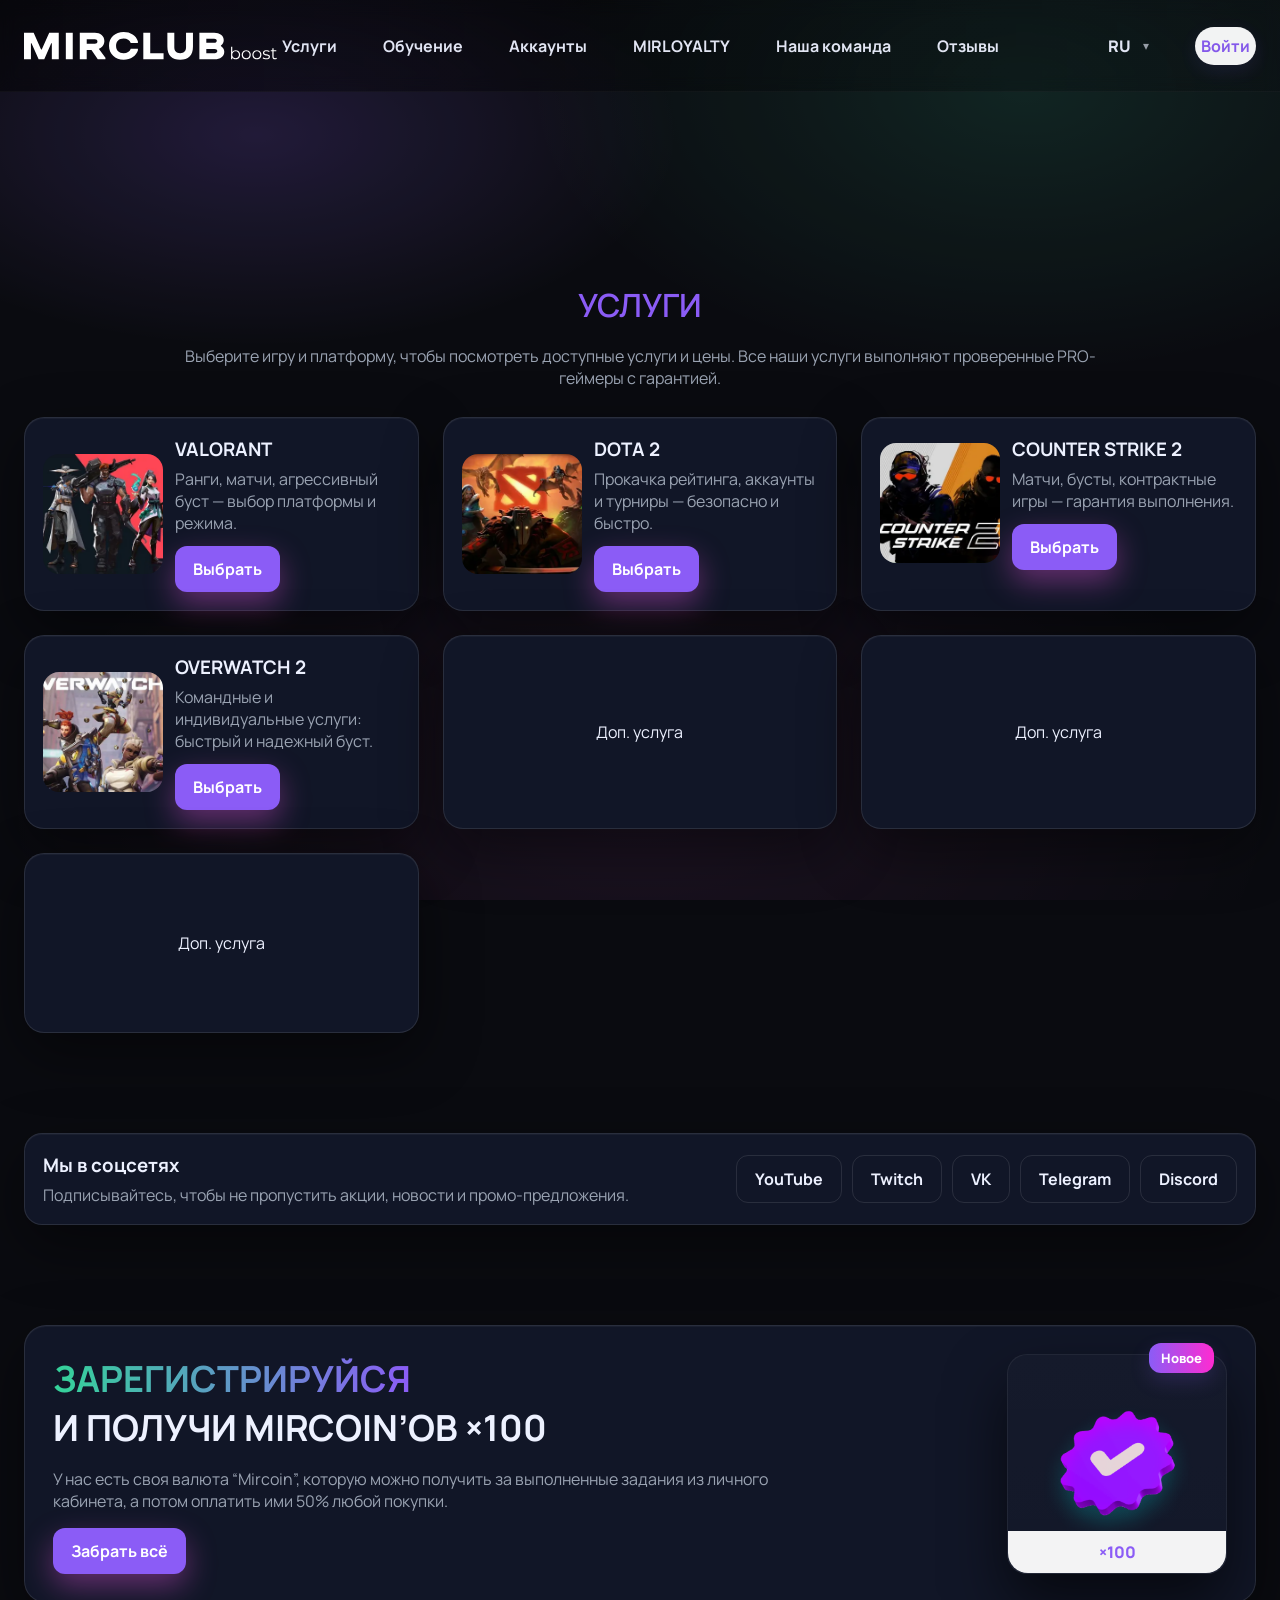
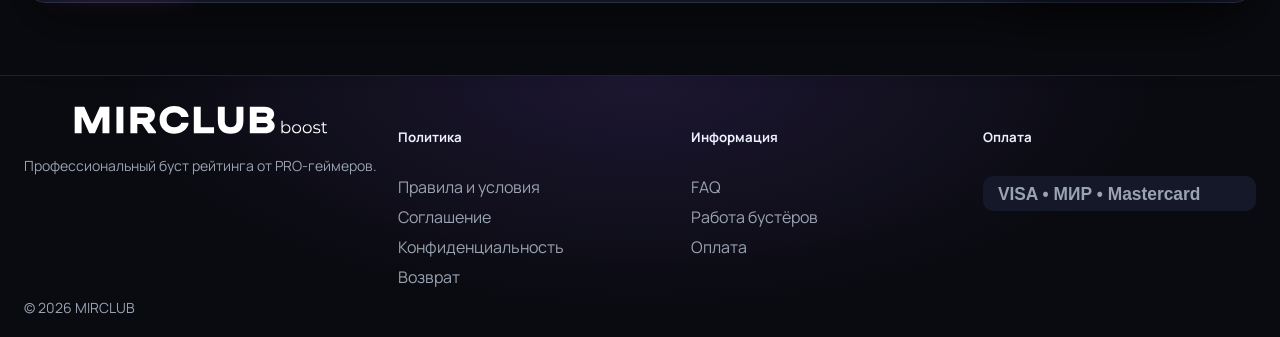
<file: services.html>
<!doctype html>
<html lang="ru">
<head>
  <meta charset="utf-8" />
  <meta name="viewport" content="width=device-width, initial-scale=1" />
  <title>Услуги — MIRCLUB</title>
  <link rel="icon" href="./assets/favicon.png" />
  <link href="https://fonts.googleapis.com/css2?family=Manrope:wght@400;600;700;800&display=swap" rel="stylesheet">
  <link rel="stylesheet" href="./styles.css" />
  <link rel="stylesheet" href="./anim.css" />
  <script>
  (function () {
    var t = localStorage.getItem('theme3') || 'default';
    document.documentElement.setAttribute('data-theme', t);
  })();
  </script>
</head>
<body class="page" data-theme="default">
  <div class="bg fx-1"></div><div class="bg fx-2"></div><div class="bg fx-3"></div>
  <header class="header container header--glass">
    <a class="brand" href="./index.html"><img src="./assets/logo.svg" alt="MIRCLUB" loading="lazy" decoding="async" /></a>
    <nav class="nav">
      <a href="./services.html" aria-current="page">Услуги</a>
      <a href="./pages/training.html">Обучение</a>
      <a href="./pages/accounts.html">Аккаунты</a>
      <a href="./pages/mirloyalty.html">MIRLOYALTY</a>
      <a href="./pages/team.html">Наша команда</a>
      <a href="./index.html#reviews">Отзывы</a>
      <div class="lang" aria-hidden="true">RU <span class="caret">▾</span></div>
      <a class="btn btn--ghost" href="#">Войти</a>
    </nav>
    <button class="burger" id="burger" aria-label="Меню"><span></span><span></span><span></span></button>
  </header>

  <main class="container" style="padding-top:var(--header-height);">
    <section class="services" style="padding-top:32px;padding-bottom:40px;">
      <h2 class="title center">УСЛУГИ</h2>
      <p class="muted center" style="max-width:920px;margin:8px auto 28px;">Выберите игру и платформу, чтобы посмотреть доступные услуги и цены. Все наши услуги выполняют проверенные PRO-геймеры с гарантией.</p>

      <div class="services-grid" style="display:grid;grid-template-columns:repeat(3,1fr);gap:24px;">
        <!-- Card 1 -->
        <div class="glass" style="padding:18px;border-radius:20px;">
          <div style="display:flex;align-items:center;gap:12px;">
            <img src="./assets/avatars/valorant.png" alt="Valorant" style="width:120px;height:120px;object-fit:cover;border-radius:16px;" />
            <div>
              <h3 style="margin:0 0 6px;">VALORANT</h3>
              <p class="muted" style="margin:0 0 12px;">Ранги, матчи, агрессивный буст — выбор платформы и режима.</p>
              <a class="btn" href="./games/valorant.html">Выбрать</a>
            </div>
          </div>
          <!-- social tags removed from card; socials shown in dedicated block below -->
        </div>

        <!-- Card 2 -->
        <div class="glass" style="padding:18px;border-radius:20px;">
          <div style="display:flex;align-items:center;gap:12px;">
            <img src="./assets/avatars/dota2.png" alt="Dota 2" style="width:120px;height:120px;object-fit:cover;border-radius:16px;" />
            <div>
              <h3 style="margin:0 0 6px;">DOTA 2</h3>
              <p class="muted" style="margin:0 0 12px;">Прокачка рейтинга, аккаунты и турниры — безопасно и быстро.</p>
              <a class="btn" href="./games/dota2.html#ranks">Выбрать</a>
            </div>
          </div>
          <!-- social tags removed from card; socials shown in dedicated block below -->
        </div>

        <!-- Card 3 -->
        <div class="glass" style="padding:18px;border-radius:20px;">
          <div style="display:flex;align-items:center;gap:12px;">
            <img src="./assets/avatars/cs2.png" alt="CS2" style="width:120px;height:120px;object-fit:cover;border-radius:16px;" />
            <div>
              <h3 style="margin:0 0 6px;">COUNTER STRIKE 2</h3>
              <p class="muted" style="margin:0 0 12px;">Матчи, бусты, контрактные игры — гарантия выполнения.</p>
              <a class="btn" href="./games/cs2.html">Выбрать</a>
            </div>
          </div>
          <!-- social tags removed from card; socials shown in dedicated block below -->
        </div>

        <!-- Card 4 -->
        <div class="glass" style="padding:18px;border-radius:20px;">
          <div style="display:flex;align-items:center;gap:12px;">
            <img src="./assets/avatars/overwatch2.png" alt="Overwatch 2" style="width:120px;height:120px;object-fit:cover;border-radius:16px;" />
            <div>
              <h3 style="margin:0 0 6px;">OVERWATCH 2</h3>
              <p class="muted" style="margin:0 0 12px;">Командные и индивидуальные услуги: быстрый и надежный буст.</p>
              <a class="btn" href="./games/overwatch2.html">Выбрать</a>
            </div>
          </div>
          <!-- social tags removed from card; socials shown in dedicated block below -->
        </div>

        <!-- Add additional placeholders to match layout density -->
        <div class="glass" style="padding:18px;border-radius:20px;display:flex;align-items:center;justify-content:center;min-height:180px;">Доп. услуга</div>
        <div class="glass" style="padding:18px;border-radius:20px;display:flex;align-items:center;justify-content:center;min-height:180px;">Доп. услуга</div>
        <div class="glass" style="padding:18px;border-radius:20px;display:flex;align-items:center;justify-content:center;min-height:180px;">Доп. услуга</div>
      </div>

    </section>

    <!-- Social networks block: moved out from under individual game cards -->
    <section class="socials container" style="padding:28px 0;">
      <div class="glass" style="display:flex;align-items:center;justify-content:space-between;gap:12px;padding:18px;border-radius:18px;flex-wrap:wrap;">
        <div style="min-width:240px;">
          <h3 style="margin:0 0 6px;">Мы в соцсетях</h3>
          <p class="muted" style="margin:0;">Подписывайтесь, чтобы не пропустить акции, новости и промо‑предложения.</p>
        </div>
        <div style="display:flex;gap:10px;flex-wrap:wrap;justify-content:flex-end;">
          <a class="btn btn--ghost" href="#">YouTube</a>
          <a class="btn btn--ghost" href="#">Twitch</a>
          <a class="btn btn--ghost" href="#">VK</a>
          <a class="btn btn--ghost" href="#">Telegram</a>
          <a class="btn btn--ghost" href="#">Discord</a>
        </div>
      </div>
    </section>

    <section class="promo container">
      <div class="promo__inner glass">
        <div class="promo__content">
          <h3><span class="accent">ЗАРЕГИСТРИРУЙСЯ</span><br>И ПОЛУЧИ MIRCOIN’ОВ ×100</h3>
          <p class="muted">У нас есть своя валюта “Mircoin”, которую можно получить за выполненные задания из личного кабинета, а потом оплатить ими 50% любой покупки.</p>
          <a class="btn ripple" href="./pages/contacts.html">Забрать всё</a>
        </div>
        <div class="promo__card">
          <div class="promo__badge">Новое</div>
          <img class="promo__img" src="./cabinet/morflax-studio (2) 1.png" alt="morflax" />
          <div class="promo__caption">×100</div>
        </div>
      </div>
    </section>

  </main>

  <footer class="footer">
    <div class="container footer__inner">
      <div class="fcol">
        <img src="./assets/logo.svg" class="f-logo" alt="MIRCLUB" />
        <p class="muted small">Профессиональный буст рейтинга от PRO-геймеров.</p>
      </div>
      <div class="fcol"><h5>Политика</h5><a href="#">Правила и условия</a><a href="#">Соглашение</a><a href="#">Конфиденциальность</a><a href="#">Возврат</a></div>
      <div class="fcol"><h5>Информация</h5><a href="#">FAQ</a><a href="#">Работа бустёров</a><a href="#">Оплата</a></div>
      <div class="fcol"><h5>Оплата</h5><img src="./assets/payments.svg" alt="Payments"/></div>
    </div>
    <div class="container copy">© <span id="year"></span> MIRCLUB</div>
  </footer>

<script src="./app.js"></script>
</body>
</html>
</file>
<file: styles.css>
/* ===== Обычная (по умолчанию) ===== */
:root{
  --bg: #0a0b10;
  --surface: #111627;          /* фон карточек/панелей */
  --surface-weak: #0c1220;     /* фон для ленты/контролов */
  --ink: #edf1ff;
  --muted: #9aa3b2;
  --accent1: #8b5cf6;
  --accent2: #34d399;
  --btn-bg: var(--accent1);
  --btn-text: #ffffff;
  --border: rgba(255,255,255,.10);
  --control-active: rgba(255,255,255,.16);  /* активная вкладка тумблера/стрелки */
  --edge: 24px;                 /* внутренние поля контейнеров */
}

/* ===== Светлая ===== */
[data-theme="light"]{
  --bg:#f7f8ff;
  --surface:#ffffff;
  --surface-weak:#eef1ff;
  --ink:#0a0c16;
  --muted:#555c6e;
  --accent1:#6d28d9;
  --accent2:#10b981;
  --btn-bg: var(--accent1);
  --btn-text:#ffffff;
  --border: rgba(0,0,0,.12);
  --control-active: rgba(0,0,0,.08);
}

/* ===== Тёмная (реально чёрная) ===== */
[data-theme="dark"]{
  --bg:#000000;                /* ЧЁРНЫЙ фон страницы */
  --surface:#0b0b0d;           /* карточки/панели почти чёрные */
  --surface-weak:#0f0f11;      /* слабые поверхности/лента */
  --ink:#e8ecff;
  --muted:#8a94a6;
  --accent1:#7c3aed;
  --accent2:#22d3ee;
  --btn-bg: var(--accent1);
  --btn-text:#ffffff;
  --border: rgba(255,255,255,.10);
  --control-active: rgba(255,255,255,.16);
}

/* немного поджать тени/бордеры в тёмной */
body[data-theme="dark"] .card,
body[data-theme="dark"] .glass{
  background: rgba(8,12,24,.88);
  border-color: rgba(255,255,255,.06);
}

/* тумблер в темной: активная вкладка заметнее */
body[data-theme="dark"] .theme-toggle{
  background: rgba(255,255,255,.05);
  border-color: rgba(255,255,255,.12);
}
body[data-theme="dark"] .theme-toggle button.active{
  background: rgba(255,255,255,.18);
}




*{box-sizing:border-box}html,body{height:100%}body{margin:0;font-family:Manrope,system-ui,-apple-system,Segoe UI,Roboto,sans-serif;color:var(--ink);overflow-x:hidden}
.container{max-width:1720px;margin:0 auto;padding:0 var(--edge)}.muted{color:var(--muted)}.center{text-align:center}.small{font-size:14px}
.bg{position:fixed;inset:0;pointer-events:none;z-index:-1;mix-blend-mode:screen;opacity:.5}.fx-1{background:radial-gradient(600px 300px at 20% 15%,rgba(139,92,246,.35),transparent 70%)}.fx-2{background:radial-gradient(700px 400px at 80% 10%,rgba(52,211,153,.25),transparent 70%)}.fx-3{background:radial-gradient(900px 500px at 50% 90%,rgba(255,92,243,.15),transparent 70%)}
.glass{background:var(--glass);border:1px solid rgba(255,255,255,.06);border-radius:22px;box-shadow:0 20px 60px rgba(0,0,0,.45),inset 0 1px 0 rgba(255,255,255,.04);backdrop-filter:blur(8px)}
.btn{display:inline-flex;align-items:center;justify-content:center;gap:8px;padding:12px 18px;border-radius:12px;text-decoration:none;font-weight:800;color:var(--btn-ink);background:linear-gradient(135deg,var(--btn),#7c3aed);box-shadow:0 12px 30px rgba(255,92,243,.35);border:0;cursor:pointer}
.btn--sm{padding:10px 14px}.btn--lg{padding:14px 22px;font-size:18px}.btn--ghost{background:transparent;border:1px solid rgba(255,255,255,.18);color:var(--ink);box-shadow:none}
.header{display:flex;align-items:center;justify-content:space-between;padding:18px 0;background:linear-gradient(180deg,var(--bg),transparent);z-index:5}
.header--glass{background:linear-gradient(90deg,rgba(0,0,0,.45),rgba(10,10,15,.25));backdrop-filter:blur(8px);border-bottom:1px solid rgba(255,255,255,.03)}
.brand{display:flex;align-items:center;gap:10px;text-decoration:none;color:var(--ink);font-weight:800;font-size:18px}
.brand img{height:28px}.brand .boost{opacity:.8}


.nav{display:flex;gap:18px;align-items:center}.nav a{color:var(--ink);text-decoration:none;opacity:.85}.nav a:hover{opacity:1}
.burger{display:none;background:transparent;border:0;padding:8px}.burger span{display:block;width:24px;height:2px;background:#fff;margin:5px 0;border-radius:2px}
.mnav{display:none;position:fixed;inset:64px 16px auto 16px;padding:16px;gap:10px;flex-direction:column;z-index:50}.mnav.open{display:flex}

.hero{display:grid;grid-template-columns:1.1fr .9fr;gap:24px;align-items:center;padding:40px 0 16px}
.hero--large{padding-top:56px;padding-bottom:24px}
.hero h1{font-size:52px;line-height:1.05;margin:0 0 14px;font-weight:800;letter-spacing:.3px}
.hero__right{display:flex;align-items:center;justify-content:center}
.hero__img{max-width:100%;height:auto;filter:drop-shadow(0 30px 80px rgba(141,92,246,.35));transform:translateX(6%);max-height:520px}
.accent{background:linear-gradient(90deg,var(--accent2),var(--accent1));-webkit-background-clip:text;background-clip:text;color:transparent}
.hero__cta{display:flex;gap:12px;margin:14px 0 8px}
.hero__right{text-align:center}.hero__img{max-width:100%;height:auto;filter:drop-shadow(0 30px 80px rgba(141,92,246,.35))}

/* Banner ticker */
.banner-ticker{position:relative;overflow:hidden;height:140px;border-top:1px solid rgba(255,255,255,.08);border-bottom:1px solid rgba(255,255,255,.08);background:rgba(255,255,255,.02);-webkit-mask-image:linear-gradient(90deg,transparent 0%,#000 8%,#000 92%,transparent 100%);mask-image:linear-gradient(90deg,transparent 0%,#000 8%,#000 92%,transparent 100%)}
.ticker-track{display:flex;align-items:center;gap:22px;height:100%;padding:18px 0;animation:banner-scroll 28s linear infinite}
.banner-ticker:hover .ticker-track{animation-play-state:paused}
.tile{flex:0 0 auto;display:flex;align-items:center;gap:14px;height:100px;min-width:320px;padding:0 18px;border-radius:20px;background:var(--surface);border:1px solid rgba(255,255,255,.04);text-decoration:none;color:#fff;box-shadow:0 8px 24px rgba(0,0,0,.4);transition:transform .25s ease, box-shadow .25s ease, border-color .25s ease}
.tile:hover{transform:translateY(-3px);border-color:rgba(255,255,255,.12);box-shadow:0 22px 40px rgba(139,92,246,.18)}
.tile img{height:28px;opacity:.95;filter:grayscale(.05) contrast(1.05)}
.tile span{font-weight:800;white-space:nowrap;opacity:.95}
@keyframes banner-scroll{from{transform:translateX(0)}to{transform:translateX(-50%)}}
.btn {
  background: var(--btn-bg);
  color: var(--btn-text);
  border: none;
  border-radius: 12px;
  padding: 12px 18px;
  font-weight: 700;
  cursor: pointer;
  text-decoration: none;
  transition: background .3s, color .3s, transform .2s;
}
.btn:hover {
  transform: translateY(-2px);
  background: linear-gradient(135deg, var(--accent1), var(--accent2));
}

/* Slider */
.services{padding:60px 0}.slider{position:relative;display:flex;align-items:center;overflow:hidden}
.track{display:grid;grid-auto-flow:column;grid-auto-columns:calc((100% - 24px)/3);gap:12px;overflow:hidden;scroll-behavior:smooth;width:100%;scroll-padding-left:0}
.card{border:1px solid rgba(255,255,255,.08);border-radius:18px;overflow:hidden;background:#0f1220;text-decoration:none;color:var(--ink)}
.card img{width:100%;height:220px;object-fit:cover}.card__body{display:flex;align-items:center;justify-content:space-between;padding:12px 14px}
.s-btn{background:transparent;border:1px solid rgba(255,255,255,.18);width:42px;height:42px;border-radius:12px;color:#fff;font-size:22px;cursor:pointer;position:absolute;top:50%;transform:translateY(-50%);z-index:2}
.slider #prev{left:8px}
.slider #next{right:8px}
.track{scrollbar-width:none}
.track::-webkit-scrollbar{display:none}

/* Promo */
.services{padding:72px 0 36px}
.services .title{margin-bottom:18px}
.services .slider{padding-bottom:6px}
.promo{padding:48px 0 80px;margin-top:28px}

/* ====== Unified vertical spacing for main page blocks ====== */
:root{
  --section-vertical:72px; /* default spacing between sections */
}

/* Apply consistent vertical padding to the main content sections */
.hero,
.banner-ticker,
.why-mirclub,
.services,
.promo,
.reviews{
  padding-top: var(--section-vertical) !important;
  padding-bottom: var(--section-vertical) !important;
}

/* Small adjustments inside services so the slider doesn't touch the edges */
.services .slider{padding-top:8px;padding-bottom:8px}

/* Responsive: reduce spacing on smaller viewports */
@media (max-width:1024px){
  :root{ --section-vertical:48px }
}
@media (max-width:640px){
  :root{ --section-vertical:28px }
}
.promo__inner{display:flex;align-items:center;justify-content:space-between;gap:18px;padding:28px;border-radius:22px}
.promo__content{max-width:980px}
.promo__content h3{font-size:36px;margin:0 0 10px}
.promo__content .muted{max-width:720px}
.promo__card{position:relative;width:220px;height:220px;border-radius:20px;display:flex;align-items:center;justify-content:center;background:linear-gradient(180deg,rgba(255,255,255,.02),rgba(255,255,255,.01));border:1px solid rgba(255,255,255,.06);box-shadow:0 30px 60px rgba(0,0,0,.6)}
.promo__badge{position:absolute;top:-12px;right:12px;background:linear-gradient(90deg,var(--accent1),#ff2bd1);color:#fff;padding:6px 12px;border-radius:12px;font-weight:800;font-size:13px;box-shadow:0 8px 20px rgba(139,92,246,.18)}
.promo__img{width:160px;height:160px;object-fit:contain}
.promo__caption{position:absolute;bottom:0;left:0;right:0;text-align:center;background:rgba(255,255,255,.95);color:var(--accent1);font-weight:900;padding:10px 0;border-bottom-left-radius:20px;border-bottom-right-radius:20px}

/* ===== Header & Hero tweaks to match the screenshot ===== */
/* Center the main nav, keep brand pinned left and make the login button a white pill */
.header{
  /* center content so nav sits in the middle */
  display:flex;align-items:center;justify-content:center;padding:22px 0;height:var(--header-height);z-index:6
}
.header .brand{position:absolute;left:var(--edge);z-index:8;top:50%;transform:translateY(-50%);}
.header .nav{display:flex;gap:34px;align-items:center}
.header .nav a{font-weight:700;padding:8px 6px;opacity:.95}
.header .btn--ghost{
  /* white pill like on the reference */
  background:#ffffff;color:var(--accent1);border:0;padding:8px 18px;border-radius:28px;box-shadow:0 6px 20px rgba(139,92,246,.12);font-weight:800;
  position:absolute;right:var(--edge);top:50%;transform:translateY(-50%);z-index:9;
}
.header--glass{background:linear-gradient(90deg,rgba(0,0,0,.45),rgba(10,10,15,.25));backdrop-filter:blur(8px);border-bottom:1px solid rgba(255,255,255,.03)}

/* Make hero artwork larger, allow it to overflow to the right so the character isn't clipped */
.hero{display:grid;grid-template-columns:1fr 1.2fr;gap:24px;align-items:end;padding-top:80px;padding-bottom:8px;overflow:visible}
.hero--large{padding-top:64px}
.hero__right{overflow:visible;position:relative}
.hero__img{
  /* allow the image to grow beyond the container and push visually to the right */
  max-width:none;max-height:calc(100vh - 140px);height:auto;width:auto;transform:translateX(12%) scale(1.15);filter:drop-shadow(0 40px 100px rgba(141,92,246,.38));object-fit:contain
}

/* Responsive fallbacks: smaller screens keep the previous safe sizes and layout */
@media (max-width:1024px){
  .header{justify-content:space-between;height:auto;padding:18px 0}
  .header .brand{position:relative;left:auto}
  .header .nav{gap:18px}
  .header .btn--ghost{padding:8px 14px;border-radius:20px;background:transparent;color:var(--ink);border:1px solid var(--border);box-shadow:none}
  .hero{grid-template-columns:1fr;align-items:center;padding-top:40px}
  .hero__img{transform:none;scale:1;max-height:520px}
}
@media (max-width:640px){
  .hero h1{font-size:34px}
  .hero__img{max-height:380px}
}

/* Footer */
.footer{border-top:1px solid rgba(255,255,255,.08);padding:30px 0 20px;background:radial-gradient(900px 400px at 50% 0%,rgba(139,92,246,.15),transparent 60%)}
.footer__inner{display:grid;grid-template-columns:1.3fr 1fr 1fr 1fr;gap:24px}.f-logo{height:28px}.fcol{display:flex;flex-direction:column;gap:8px}.fcol a{color:var(--muted);text-decoration:none}.fcol a:hover{color:#fff}.copy{color:var(--muted);font-size:14px;margin-top:10px}

/* Responsive */
@media (max-width:1024px){.hero{grid-template-columns:1fr}.track{grid-auto-columns:calc(50% - 6px)}.footer__inner{grid-template-columns:1fr 1fr}.nav{display:none}.burger{display:block}.banner-ticker{height:120px}.tile{min-width:270px;height:88px}}
@media (max-width:640px){.hero h1{font-size:34px}.track{grid-auto-columns:100%}.footer__inner{grid-template-columns:1fr}.banner-ticker{height:110px}.tile{min-width:240px;height:82px}}

@media (max-width:1024px){
  .services{padding:48px 0 28px}
  .promo{padding:36px 0 48px;margin-top:18px}
}
@media (max-width:640px){
  .services{padding:36px 0 18px}
  .promo{padding:28px 0 36px;margin-top:12px}
}

/* Фон/текст страницы */
body{ background: var(--bg); color: var(--ink); }

/* УБИРАЕМ свечения/градиенты в тёмной теме */
body[data-theme="dark"] .bg{ opacity:0 !important; }   /* fx-градиенты гасим */
body[data-theme="dark"] .header{ background:#000 !important; }

/* Карточки, панели, стекло */
.glass, .card{
  background: var(--surface);
  border: 1px solid var(--border);
}

/* Кнопки — одинаковый цвет в любой теме */
.btn{
  background: var(--btn-bg);
  color: var(--btn-text);
  border: 0;
  border-radius: 12px;
  padding: 12px 18px;
  font-weight: 700;
  text-decoration: none;
  transition: background .25s, color .25s, transform .2s, border-color .25s;
}
.btn:hover{ transform: translateY(-2px); background: linear-gradient(135deg, var(--accent1), var(--accent2)); }
.btn--ghost{ background: transparent; color: var(--ink); border: 1px solid var(--border); }

/* Тумблер тем */
.theme-toggle{
  display:inline-flex; gap:0; border-radius:999px; overflow:hidden;
  background: var(--surface-weak);
  border: 1px solid var(--border);
}
.theme-toggle button{
  background: transparent; border: 0; padding: 8px 12px;
  color: var(--ink); font-weight: 700; cursor: pointer; opacity: .85;
}
.theme-toggle button.active{ background: var(--control-active); opacity: 1; }

/* Слайдер/карусель */
.slider{ display:flex; align-items:center; gap:12px }
.track{ display:grid; grid-auto-flow:column; grid-auto-columns:calc(33.333% - 8px); gap:12px; overflow:hidden; scroll-behavior:smooth }
.card{ border-radius:18px; overflow:hidden; background: var(--surface); border:1px solid var(--border) }
.card img{ width:100%; height:220px; object-fit:cover }
.card__body{ display:flex; align-items:center; justify-content:space-between; padding:12px 14px }

.s-btn{
  background: var(--surface-weak);
  border: 1px solid var(--border);
  width: 42px; height: 42px; border-radius: 12px;
  color: var(--ink); font-size: 22px; cursor: pointer;
}
.s-btn:hover{ background: var(--control-active); }

/* Баннер-лента */
.banner-ticker{
  background: var(--surface-weak);
  border-top: 1px solid var(--border);
  border-bottom: 1px solid var(--border);
}
.tile{
  background: var(--surface);
  border: 1px solid var(--border);
  color: var(--ink);
}
.tile:hover{ background: var(--control-active); }

.glass, .card {
  background: var(--surface);
  border: 1px solid var(--border);
  transition: background .3s, border-color .3s, color .3s;
}

.muted {
  color: var(--muted);
}

* {
  transition: background-color .3s, color .3s, border-color .3s;
}
/* ==== ТЕМЫ ========================================================= */

/* Обычная (по умолчанию) */
:root{
  --bg:#0a0b10;
  --surface:#111627;          /* панели/карточки */
  --surface-weak:#0c1220;     /* лента/контролы */
  --ink:#edf1ff;
  --muted:#9aa3b2;
  --accent1:#8b5cf6;
  --accent2:#34d399;
  --btn-bg:var(--accent1);
  --btn-text:#ffffff;
  --border:rgba(255,255,255,.10);
  --control-active:rgba(255,255,255,.16);
}

/* Светлая */
[data-theme="light"]{
  --bg:#f7f8ff;
  --surface:#ffffff;
  --surface-weak:#eef1ff;
  --ink:#0a0c16;
  --muted:#555c6e;
  --accent1:#6d28d9;
  --accent2:#10b981;
  --btn-bg:var(--accent1);
  --btn-text:#ffffff;
  --border:rgba(0,0,0,.12);
  --control-active:#e3e8ff; /* мягкая активная вкладка */
}

/* Тёмная (полностью чёрная) */
[data-theme="dark"]{
  --bg:#000000;
  --surface:#0b0b0d;
  --surface-weak:#0f0f11;
  --ink:#e8ecff;
  --muted:#8a94a6;
  --accent1:#7c3aed;
  --accent2:#22d3ee;
  --btn-bg:var(--accent1);
  --btn-text:#ffffff;
  --border:rgba(255,255,255,.10);
  --control-active:rgba(255,255,255,.16);
}

/* ==== БАЗА ========================================================= */

*{box-sizing:border-box; transition:background-color .3s,color .3s,border-color .3s}
html,body{height:100%}
body{margin:0; background:var(--bg); color:var(--ink); font-family:Manrope,system-ui,-apple-system,Segoe UI,Roboto,sans-serif; overflow-x:hidden}

.container{max-width:1400px;margin:0 auto;padding:0 24px}
.muted{color:var(--muted)}
.center{text-align:center}
.small{font-size:14px}

/* ======================================================================================
   Fixed header: ensure header stays visible on scroll and doesn't get covered by content
   - sets a consistent header height and top fix
   - adds body padding so page content doesn't hide under the fixed header
   - adjusts mobile insets for the mobile nav (.mnav)
====================================================================================== */

:root{ --header-height: 92px; }

.header{
  position: fixed !important;
  top: 0 !important; left: 0 !important; right: 0 !important;
  width: 100% !important;
  height: var(--header-height) !important;
  display: flex !important; align-items: center !important; justify-content: center !important;
  z-index: 9999 !important;
  background: linear-gradient(90deg, rgba(0,0,0,.45), rgba(10,10,15,.25)) !important;
  backdrop-filter: blur(8px) !important;
  border-bottom: 1px solid rgba(255,255,255,.03) !important;
}

/* When header has the .container class in the HTML it inherits the container's max-width/padding
   which prevents a full-bleed fixed header. Make the header full-width while keeping inner
   spacing via the existing --edge variable. */
.header.container{
  max-width: 100% !important;
  margin: 0 !important;
  padding: 0 !important;
  left: 0 !important;
  right: 0 !important;
}

.header .nav{
  /* ensure nav stays centered in the viewport */
  margin: 0 auto;
}

/* language selector near right side of header */
.lang{
  display:inline-flex;align-items:center;gap:6px;padding:8px 10px;border-radius:14px;background:transparent;color:var(--ink);font-weight:800;opacity:.95;border:1px solid transparent
}
.lang .caret{opacity:.65;margin-left:6px;font-size:12px}
.header .lang{position:absolute;right:120px;top:50%;transform:translateY(-50%);z-index:10011}

/* make sure brand and call-to-action stay positioned relative to the fixed header */
.header .brand{ position:absolute; left:var(--edge); top:50%; transform:translateY(-50%); z-index:10010; }
.header .btn--ghost{ position:absolute; right:var(--edge); top:50%; transform:translateY(-50%); z-index:10010; }

/* push page content down so it doesn't sit under the fixed header */
body{ padding-top: calc(var(--header-height)); }

/* mobile adjustments: smaller header padding on narrow screens */
@media (max-width:1024px){
  :root{ --header-height: 72px; }
  body{ padding-top: var(--header-height); }
  .mnav{ inset: var(--header-height) 16px auto 16px; }
}
@media (max-width:640px){
  :root{ --header-height: 64px; }
  body{ padding-top: var(--header-height); }
  .mnav{ inset: var(--header-height) 12px auto 12px; }
}


/* декоративные fx-градиенты (для обычной/светлой) */
.bg{position:fixed;inset:0;pointer-events:none;z-index:-1;mix-blend-mode:screen;opacity:.5}
.fx-1{background:radial-gradient(600px 300px at 20% 15%,rgba(139,92,246,.35),transparent 70%)}
.fx-2{background:radial-gradient(700px 400px at 80% 10%,rgba(52,211,153,.25),transparent 70%)}
.fx-3{background:radial-gradient(900px 500px at 50% 90%,rgba(255,92,243,.15),transparent 70%)}
/* в тёмной — выключаем */
[data-theme="dark"] .bg{display:none!important}

/* ==== ШАПКА ======================================================== */

.header{display:flex;align-items:center;justify-content:space-between;padding:18px 0;background:linear-gradient(180deg,var(--bg),transparent);}
[data-theme="dark"] .header{background:#000!important}

.brand{display:flex;align-items:center;gap:10px;text-decoration:none;color:var(--ink);font-weight:800;font-size:18px}
.brand img{height:28px}
.brand .boost{opacity:.8}

.nav{display:flex;gap:18px;align-items:center}
.nav a{color:var(--ink);text-decoration:none;opacity:.85}
.nav a:hover{opacity:1}

.burger{display:none;background:transparent;border:0;padding:8px}
.burger span{display:block;width:24px;height:2px;background:#fff;margin:5px 0;border-radius:2px}

.mnav{display:none;position:fixed;inset:64px 16px auto 16px;padding:16px;gap:10px;flex-direction:column;z-index:50}
.mnav.open{display:flex}
.mt8{margin-top:8px}

/* Тумблер тем */
.theme-toggle{
  display:inline-flex;gap:0;border-radius:999px;overflow:hidden;
  background:var(--surface-weak);border:1px solid var(--border)
}
.theme-toggle button{
  background:transparent;border:0;padding:8px 14px;
  color:var(--ink);font-weight:800;cursor:pointer;opacity:1
}
.theme-toggle button:not(.active){color:var(--muted)}
.theme-toggle button.active{background:var(--control-active);color:var(--ink)}

/* ==== ХЕРО ========================================================= */

.hero{display:grid;grid-template-columns:1.1fr .9fr;gap:24px;align-items:center;padding:40px 0 16px}
.hero h1{font-size:52px;line-height:1.05;margin:0 0 14px;font-weight:800;letter-spacing:.3px}
.accent{background:linear-gradient(90deg,var(--accent2),var(--accent1));-webkit-background-clip:text;background-clip:text;color:transparent}
.hero__cta{display:flex;gap:12px;margin:14px 0 8px}
.hero__right{text-align:center}
.hero__img{max-width:100%;height:auto;filter:drop-shadow(0 30px 80px rgba(141,92,246,.35))}

/* ==== КНОПКИ ======================================================= */

.btn{
  background:var(--btn-bg); color:var(--btn-text);
  border:0;border-radius:12px;padding:12px 18px;font-weight:700;
  text-decoration:none;cursor:pointer;
  transition:background .25s,color .25s,transform .2s,border-color .25s
}
.btn:hover{transform:translateY(-2px);background:linear-gradient(135deg,var(--accent1),var(--accent2))}
.btn--sm{padding:10px 14px}
.btn--lg{padding:14px 22px;font-size:18px}
.btn--ghost{background:transparent;color:var(--ink);border:1px solid var(--border)}

/* ==== КАРТОЧКИ/ПАНЕЛИ ============================================= */

.glass,.card{
  background:var(--surface);
  border:1px solid var(--border);
  border-radius:18px
}

/* ==== БАННЕР-ЛЕНТА ================================================= */

.banner-ticker{
  position:relative;overflow:hidden;height:140px;
  background:var(--surface-weak);
  border-top:1px solid var(--border);border-bottom:1px solid var(--border);
  -webkit-mask-image:linear-gradient(90deg,transparent 0%,#000 8%,#000 92%,transparent 100%);
          mask-image:linear-gradient(90deg,transparent 0%,#000 8%,#000 92%,transparent 100%)
}
.ticker-track{display:flex;align-items:center;gap:22px;height:100%;padding:18px 0;animation:banner-scroll 28s linear infinite}
.banner-ticker:hover .ticker-track{animation-play-state:paused}
.tile{
  flex:0 0 auto;display:flex;align-items:center;gap:14px;height:100px;min-width:320px;padding:0 18px;
  background:var(--surface);border:1px solid var(--border);color:var(--ink);
  border-radius:20px;text-decoration:none
}
.tile:hover{background:var(--control-active)}
.tile img{height:32px}
.tile span{font-weight:800;white-space:nowrap;opacity:.95}
@keyframes banner-scroll{from{transform:translateX(0)}to{transform:translateX(-50%)}}

/* ==== СЛАЙДЕР ИГР ================================================== */

.services{padding:60px 0}
.slider{position:relative;display:flex;align-items:center;gap:12px}
.track{display:grid;grid-auto-flow:column;grid-auto-columns:calc(33.333% - 8px);gap:12px;overflow:hidden;scroll-behavior:smooth}
.card img{width:100%;height:220px;object-fit:cover}
.card__body{display:flex;align-items:center;justify-content:space-between;padding:12px 14px}

.s-btn{
  background:var(--surface-weak);border:1px solid var(--border);
  width:42px;height:42px;border-radius:12px;color:var(--ink);font-size:22px;cursor:pointer
}
.s-btn:hover{background:var(--control-active)}

/* ==== ПРОМО ======================================================== */

.promo{padding:30px 0 60px}
.promo__inner{display:flex;align-items:center;justify-content:space-between;gap:18px;padding:28px;border-radius:22px}
.promo__content{max-width:980px}
.promo__content h3{font-size:36px;margin:0 0 10px}
.promo__content .muted{max-width:720px}
.promo__card{position:relative;width:220px;height:220px;border-radius:20px;display:flex;align-items:center;justify-content:center;background:linear-gradient(180deg,rgba(255,255,255,.02),rgba(255,255,255,.01));border:1px solid rgba(255,255,255,.06);box-shadow:0 30px 60px rgba(0,0,0,.6)}
.promo__badge{position:absolute;top:-12px;right:12px;background:linear-gradient(90deg,var(--accent1),#ff2bd1);color:#fff;padding:6px 12px;border-radius:12px;font-weight:800;font-size:13px;box-shadow:0 8px 20px rgba(139,92,246,.18)}
.promo__img{width:160px;height:160px;object-fit:contain}
.promo__caption{position:absolute;bottom:0;left:0;right:0;text-align:center;background:rgba(255,255,255,.95);color:var(--accent1);font-weight:900;padding:10px 0;border-bottom-left-radius:20px;border-bottom-right-radius:20px}

/* ==== ФУТЕР ======================================================== */

.footer{border-top:1px solid var(--border);padding:30px 0 20px}
.footer__inner{display:grid;grid-template-columns:1.3fr 1fr 1fr 1fr;gap:20px}
.f-logo{height:28px}
.fcol{display:flex;flex-direction:column;gap:8px}
.fcol a{color:var(--muted);text-decoration:none}
.fcol a:hover{color:#fff}
.copy{color:var(--muted);font-size:14px;margin-top:10px}


/* ==== АДАПТИВ ====================================================== */

@media (max-width:1024px){
  .hero{grid-template-columns:1fr}
  .track{grid-auto-columns:calc(50% - 6px)}
  .footer__inner{grid-template-columns:1fr 1fr}
  .nav{display:none}
  .burger{display:block}
  .banner-ticker{height:120px}
  .tile{min-width:270px;height:88px}
}
@media (max-width:640px){
  .hero h1{font-size:34px}
  .track{grid-auto-columns:100%}
  .footer__inner{grid-template-columns:1fr}
  .banner-ticker{height:110px}
  .tile{min-width:240px;height:82px}
}

/* ===== WHY MIRCLUB (точная секция) ===== */
.why-mirclub{
  position:relative;
  padding:64px 0 48px;           /* верх=64, низ=48 для дыхания, как на макете */
}

/* ===== REVIEWS ===== */
.reviews{padding:56px 0}
.reviews__title{
  margin:0 0 10px; text-align:center; text-transform:uppercase;
  font-weight:900; font-size:44px; letter-spacing:.5px; color:var(--ink);
}
.reviews__subtitle{margin:0 auto 26px; text-align:center; max-width:880px; color:var(--muted)}
.reviews-marquee{position:relative;overflow:hidden;display:flex;flex-direction:column;gap:24px}
.reviews-marquee{ -webkit-mask-image:linear-gradient(90deg,transparent 0,#000 64px,#000 calc(100% - 64px),transparent 100%); mask-image:linear-gradient(90deg,transparent 0,#000 64px,#000 calc(100% - 64px),transparent 100%)}
.reviews-track{display:flex;gap:24px;align-items:stretch;animation:reviews-scroll 48s linear infinite}
.reviews-track--reverse{animation-name:reviews-scroll-rev}
.reviews-marquee:hover .reviews-track{animation-play-state:running}
.review{flex:0 0 360px;padding:20px; border-radius:16px; background:var(--surface); border:1px solid var(--border); box-shadow:0 14px 30px rgba(0,0,0,.30)}
.review__head{display:flex; align-items:center; gap:12px; margin-bottom:10px}
.avatar{width:36px; height:36px; border-radius:999px; background:linear-gradient(135deg,var(--accent1),var(--accent2)); box-shadow:0 4px 14px rgba(0,0,0,.25)}
.meta{display:flex; flex-direction:column; gap:2px}
.stars{color:#a78bfa; font-weight:800; letter-spacing:1px}
.review__text{color:var(--ink); opacity:.95}

@keyframes reviews-scroll{from{transform:translateX(0)}to{transform:translateX(-50%)}}
@keyframes reviews-scroll-rev{from{transform:translateX(-50%)}to{transform:translateX(0)}}

/* ======= Large screens (1920x1080 target) ======= */
@media (min-width:1600px){
  /* Используем всю ширину экрана с безопасными полями */
  :root{ --edge: 40px; }
  .container{max-width:none;width:100%;padding:0 var(--edge)}
  .why__inner{max-width:none}
  .review{flex-basis:380px}
  .track{grid-auto-columns:calc((100% - 32px)/3);gap:16px}
}

/* ======= Responsiveness for reviews ======= */
@media (max-width:1440px){ .review{flex-basis:340px} }
@media (max-width:1200px){ .review{flex-basis:300px} }
@media (max-width:920px){ .review{flex-basis:260px} }

@media (max-width:1100px){.reviews__title{font-size:40px}}
@media (max-width:640px){.reviews__title{font-size:32px}.review{flex-basis:260px}}

.why__inner{max-width:1720px}

.why__title{
  margin:0 0 10px;
  font-weight:900;
  letter-spacing:.5px;
  text-transform:uppercase;
  text-align:center;
  font-size:44px;                /* визуально как на скрине */
  line-height:1.1;
  color:var(--ink);
}

.why__subtitle{
  margin:0 auto 36px;
  text-align:center;
  max-width:860px;
  font-size:16px;
  line-height:1.55;
  color:var(--muted);
}

/* верхняя строка счётчиков */
.why__stats{
  display:grid;
  grid-template-columns:repeat(4,1fr);
  gap:24px;
  margin:0 0 26px;
  padding:0;
  list-style:none;
}

.why__stat{
  text-align:center;
}

.why__num{
  display:block;
  font-weight:900;
  font-size:36px;                /* крупные фиолетовые цифры/слова */
  line-height:1;
  color:var(--accent1);
  margin-bottom:8px;
  letter-spacing:.3px;
}

.why__cap{
  display:block;
  font-size:13px;
  line-height:1.2;
  color:var(--ink);
  opacity:.9;
  text-transform:uppercase;
}

/* Контейнер и плашки (строго в секции why) */
.why__tiles{display:grid;grid-template-columns:repeat(4,1fr);gap:24px;margin-top:24px}
.why-mirclub .tile{background:var(--surface);border:1px solid var(--border);border-radius:18px;min-height:210px;padding:24px 20px;text-align:center;display:flex;flex-direction:column;justify-content:center;box-shadow:0 22px 50px rgba(0,0,0,.25), inset 0 1px 0 rgba(255,255,255,.04)}
.why-mirclub .tile h3{font-size:18px;font-weight:800;color:var(--ink);text-transform:uppercase;letter-spacing:.2px;margin:0 0 12px;line-height:1.25}
.why-mirclub .tile p{font-size:14px;color:var(--muted);line-height:1.5;margin:0}
/* Основной контейнер */
.info-container {
  text-align: center;
  padding: 40px;
  background: #1d1f29;
  color: #fff;
}

/* Стиль заголовка */
.title {
  font-size: 32px;
  font-weight: 600;
  margin-bottom: 20px;
  color: #8b5cf6;
}

/* Блоки статистики */
.stats {
  display: flex;
  justify-content: space-between;
  margin-top: 40px;
}

.stat-item {
  background-color: #3f3f3f;
  padding: 20px;
  border-radius: 10px;
  width: 22%;
  text-align: center;
}

.stat-item p {
  font-size: 18px;
  font-weight: 500;
}

.stat-item strong {
  font-size: 24px;
  color: #8b5cf6;
}

/* Стиль для фич */
.features {
  margin-top: 40px;
}

.feature {
  background-color: #2f2f3f;
  padding: 20px;
  margin: 10px;
  border-radius: 10px;
  color: #fff;
  box-shadow: 0px 8px 20px rgba(0, 0, 0, 0.1);
  display: inline-block;
  margin-left: 30px; /* Сдвиг плашек */
  width: 200px; /* Устанавливаем фиксированную ширину для плашек */
}


.feature h3 {
  font-size: 22px;
  font-weight: 600;
  color: #8b5cf6;
}

.feature p {
  font-size: 16px;
  font-weight: 400;
  text-align: left; /* Выравнивание текста в блоках */
}


.feature strong {
  font-weight: 700;
}

/* адаптив, чтобы не ломалось */
@media (max-width:1100px){
  .why__title{font-size:40px}
  .why__num{font-size:34px}
  .why__tiles{grid-template-columns:repeat(2,1fr)}
}
@media (max-width:640px){
  .why__title{font-size:32px}
  .why__stats{grid-template-columns:repeat(2,1fr)}
  .why__tiles{grid-template-columns:1fr}
}
</file>
<file: anim.css>
.page{opacity:1}.page.loaded{opacity:1}
</file>
